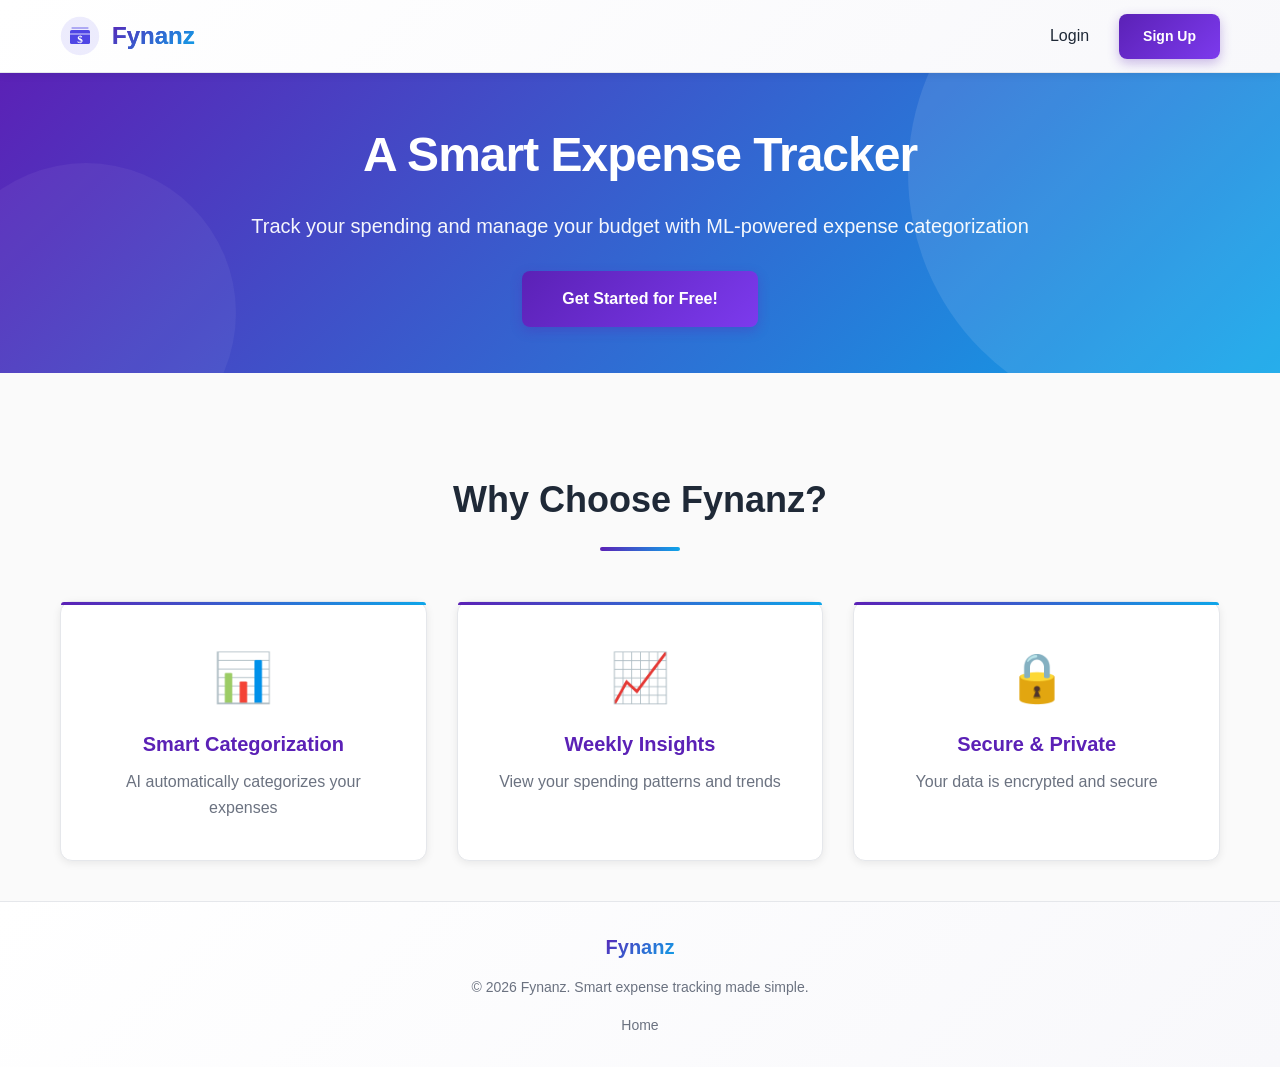
<file: src/frontend/index.html>
<!DOCTYPE html>
<html lang="en">
    <head>
        <meta charset="UTF-8" />
        <meta name="viewport" content="width=device-width, initial-scale=1.0" />
        <title>Fynanz - Smart Expense Tracker</title>
        <link rel="stylesheet" href="styles/styles.css" />
    </head>
    <body>
        <nav class="navbar">
            <div class="nav-container">
                <a href="index.html" class="nav-logo">
                    <img src="images/logo.svg" alt="Fynanz Logo" class="logo-img" />
                    <span class="logo-text">Fynanz</span>
                </a>
                <ul class="nav-menu">
                    <li><a href="login.html" class="nav-link">Login</a></li>
                    <li><a href="register.html" class="nav-link btn btn-primary">Sign Up</a></li>
                </ul>
            </div>
        </nav>

        <div class="home-hero">
            <div class="hero-content">
                <h1>A Smart Expense Tracker</h1>
                <p>Track your spending and manage your budget with ML-powered expense categorization</p>
                <a href="register.html" class="btn btn-primary btn-large">Get Started for Free!</a>
            </div>
        </div>

        <div class="container">
            <section class="features-section">
                <h2>Why Choose Fynanz?</h2>
                <div class="features-grid">
                    <div class="feature-card">
                        <div class="feature-icon">📊</div>
                        <h3>Smart Categorization</h3>
                        <p>AI automatically categorizes your expenses</p>
                    </div>
                    <div class="feature-card">
                        <div class="feature-icon">📈</div>
                        <h3>Weekly Insights</h3>
                        <p>View your spending patterns and trends</p>
                    </div>
                    <div class="feature-card">
                        <div class="feature-icon">🔒</div>
                        <h3>Secure & Private</h3>
                        <p>Your data is encrypted and secure</p>
                    </div>
                </div>
            </section>
        </div>

        <footer class="footer">
            <div class="footer-container">
                <div class="footer-content">
                    <div class="footer-logo">Fynanz</div>
                    <p class="footer-text">© 2026 Fynanz. Smart expense tracking made simple.</p>
                    <ul class="footer-links">
                        <li><a href="index.html">Home</a></li>
                    </ul>
                </div>
            </div>
        </footer>

        <script src="js/common.js"></script>
    </body>
</html>
</file>
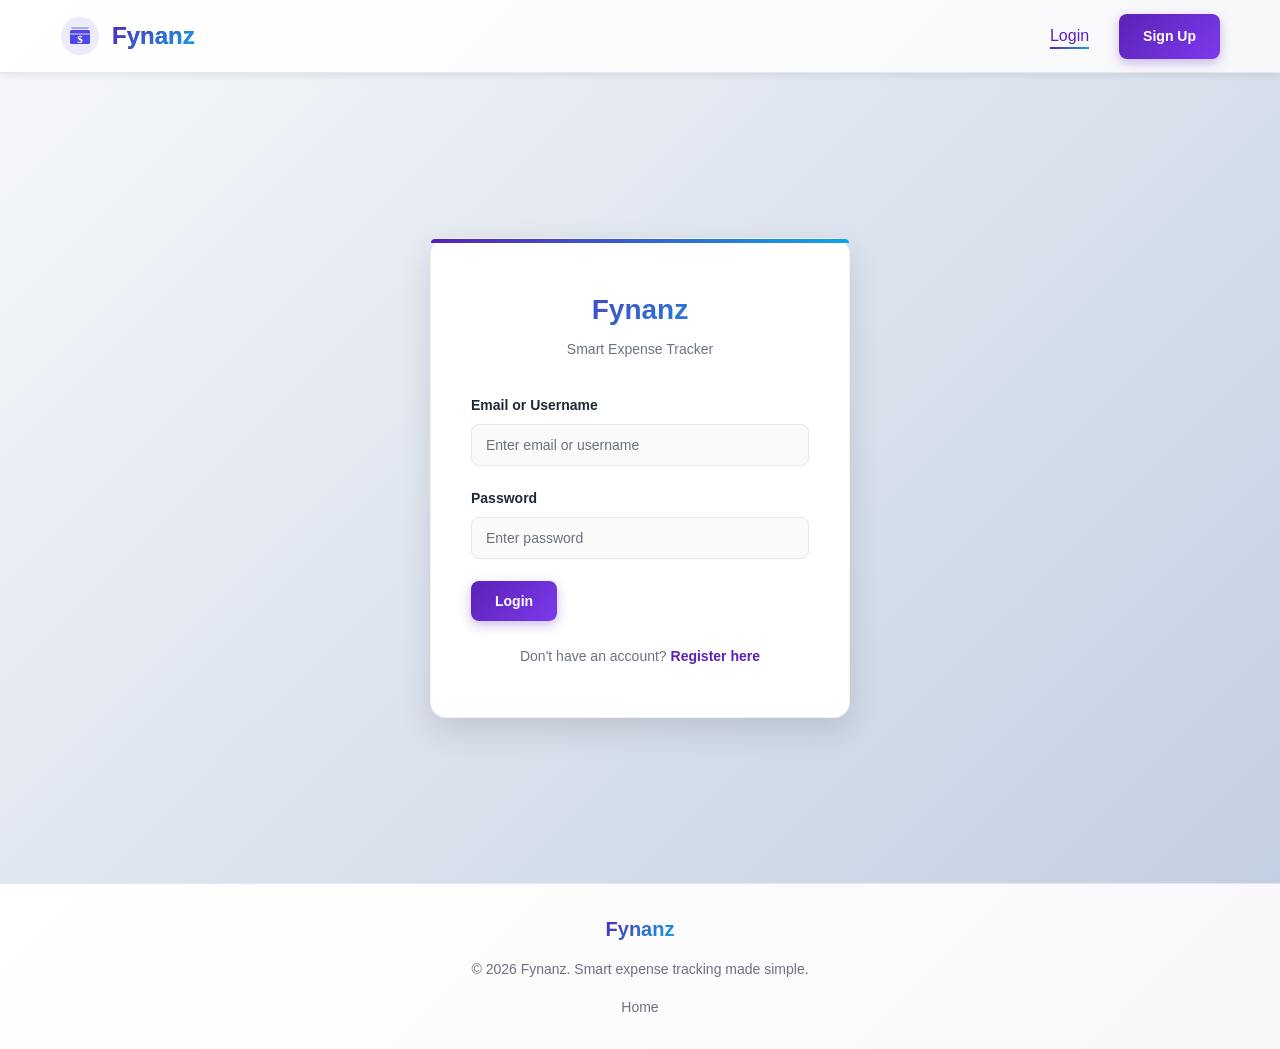
<file: src/frontend/login.html>
<!DOCTYPE html>
<html lang="en">
    <head>
        <meta charset="UTF-8" />
        <meta name="viewport" content="width=device-width, initial-scale=1.0" />
        <title>Fynanz - Login</title>
        <link rel="stylesheet" href="styles/styles.css" />
    </head>
    <body>
        <nav class="navbar">
            <div class="nav-container">
                <a href="index.html" class="nav-logo">
                    <img src="images/logo.svg" alt="Fynanz Logo" class="logo-img" />
                    <span class="logo-text">Fynanz</span>
                </a>
                <ul class="nav-menu">
                    <li><a href="login.html" class="nav-link active">Login</a></li>
                    <li><a href="register.html" class="nav-link btn btn-primary">Sign Up</a></li>
                </ul>
            </div>
        </nav>

        <div class="auth-container">
            <div class="auth-card">
                <h1>Fynanz</h1>
                <p class="subtitle">Smart Expense Tracker</p>

                <form id="loginForm">
                    <div class="form-group">
                        <label for="loginIdentity">Email or Username</label>
                        <input
                            type="text"
                            id="loginIdentity"
                            name="identity"
                            required
                            placeholder="Enter email or username" />
                    </div>

                    <div class="form-group">
                        <label for="loginPassword">Password</label>
                        <input
                            type="password"
                            id="loginPassword"
                            name="password"
                            required
                            placeholder="Enter password" />
                    </div>

                    <button type="submit" class="btn btn-primary">Login</button>
                </form>

                <p class="auth-switch">Don't have an account? <a href="register.html">Register here</a></p>
            </div>
        </div>

        <div id="alertBox" class="alert-box"></div>

        <footer class="footer">
            <div class="footer-container">
                <div class="footer-content">
                    <div class="footer-logo">Fynanz</div>
                    <p class="footer-text">© 2026 Fynanz. Smart expense tracking made simple.</p>
                    <ul class="footer-links">
                        <li><a href="index.html">Home</a></li>
                    </ul>
                </div>
            </div>
        </footer>

        <script src="js/common.js"></script>
        <script src="js/login.js"></script>
    </body>
</html>
</file>
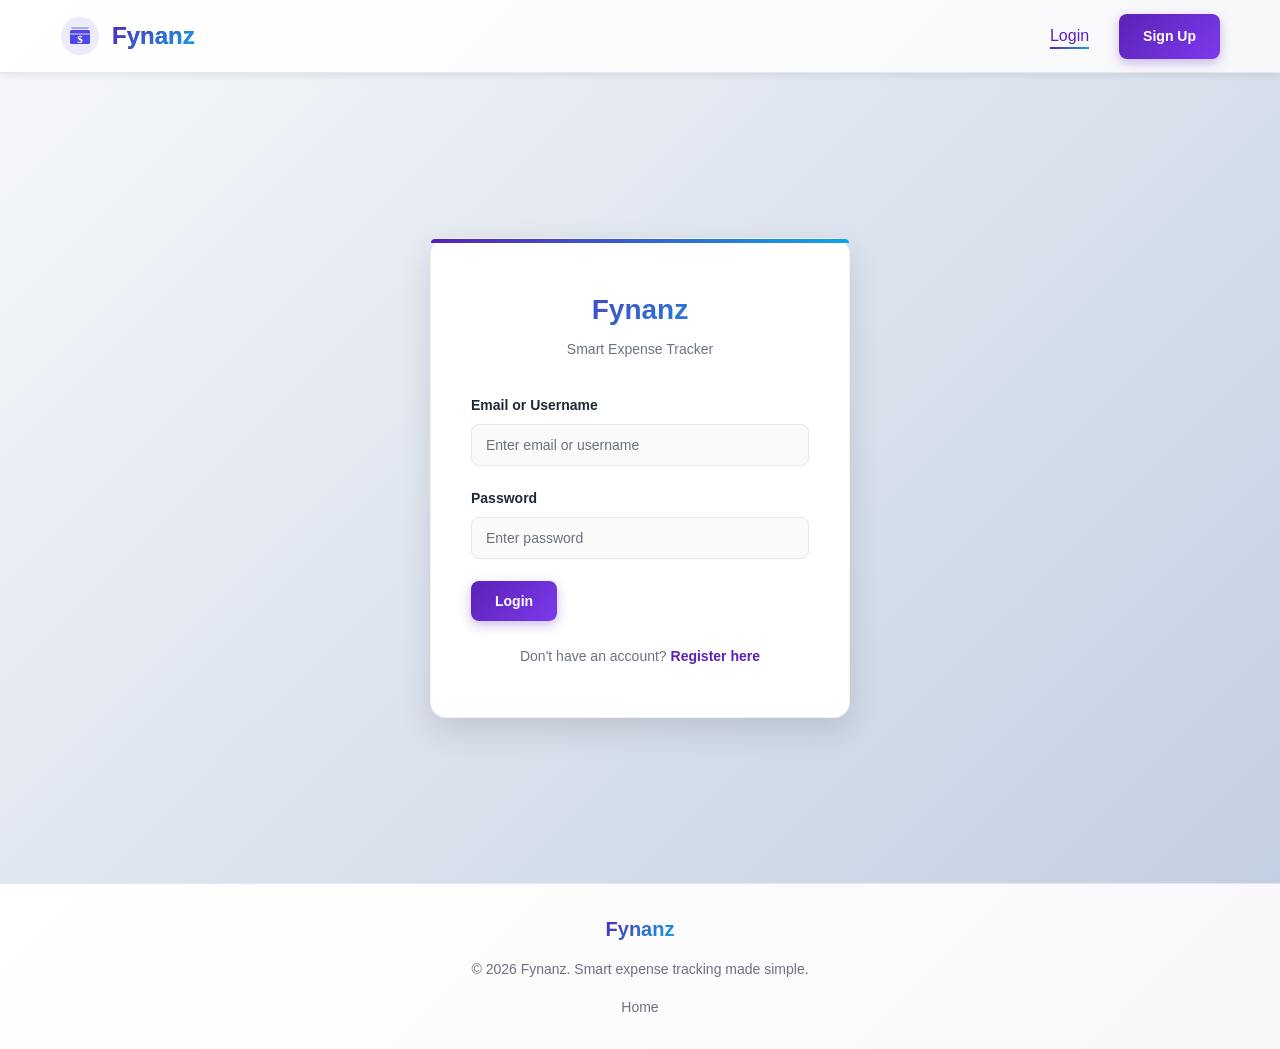
<file: src/frontend/profile.html>
<!DOCTYPE html>
<html lang="en">
    <head>
        <meta charset="UTF-8" />
        <meta name="viewport" content="width=device-width, initial-scale=1.0" />
        <title>Fynanz - Profile</title>
        <link rel="stylesheet" href="styles/styles.css" />
    </head>
    <body>
        <nav class="navbar">
            <div class="nav-container">
                <a href="dashboard.html" class="nav-logo">
                    <img src="images/logo.svg" alt="Fynanz Logo" class="logo-img" />
                    <span class="logo-text">Fynanz</span>
                </a>
                <ul class="nav-menu">
                    <li><a href="dashboard.html" class="nav-link">Dashboard</a></li>
                    <li><a href="profile.html" class="nav-link active">Profile</a></li>
                    <li><a href="#" id="logoutBtn" class="nav-link">Logout</a></li>
                </ul>
            </div>
        </nav>

        <div class="container">
            <section class="profile-section">
                <h2>My Profile</h2>
                <div class="profile-card">
                    <div class="profile-item">
                        <label>Username</label>
                        <p id="profileUsername">-</p>
                    </div>
                    <div class="profile-item">
                        <label>First Name</label>
                        <p id="profileFirstName">-</p>
                    </div>
                    <div class="profile-item">
                        <label>Last Name</label>
                        <p id="profileLastName">-</p>
                    </div>
                    <div class="profile-item">
                        <label>Email</label>
                        <p id="profileEmail">-</p>
                    </div>
                </div>
            </section>
        </div>

        <div id="alertBox" class="alert-box"></div>

        <footer class="footer">
            <div class="footer-container">
                <div class="footer-content">
                    <div class="footer-logo">Fynanz</div>
                    <p class="footer-text">© 2026 Fynanz. Smart expense tracking made simple.</p>
                    <ul class="footer-links">
                        <li><a href="index.html">Home</a></li>
                    </ul>
                </div>
            </div>
        </footer>

        <script src="js/common.js"></script>
        <script src="js/profile.js"></script>
    </body>
</html>
</file>
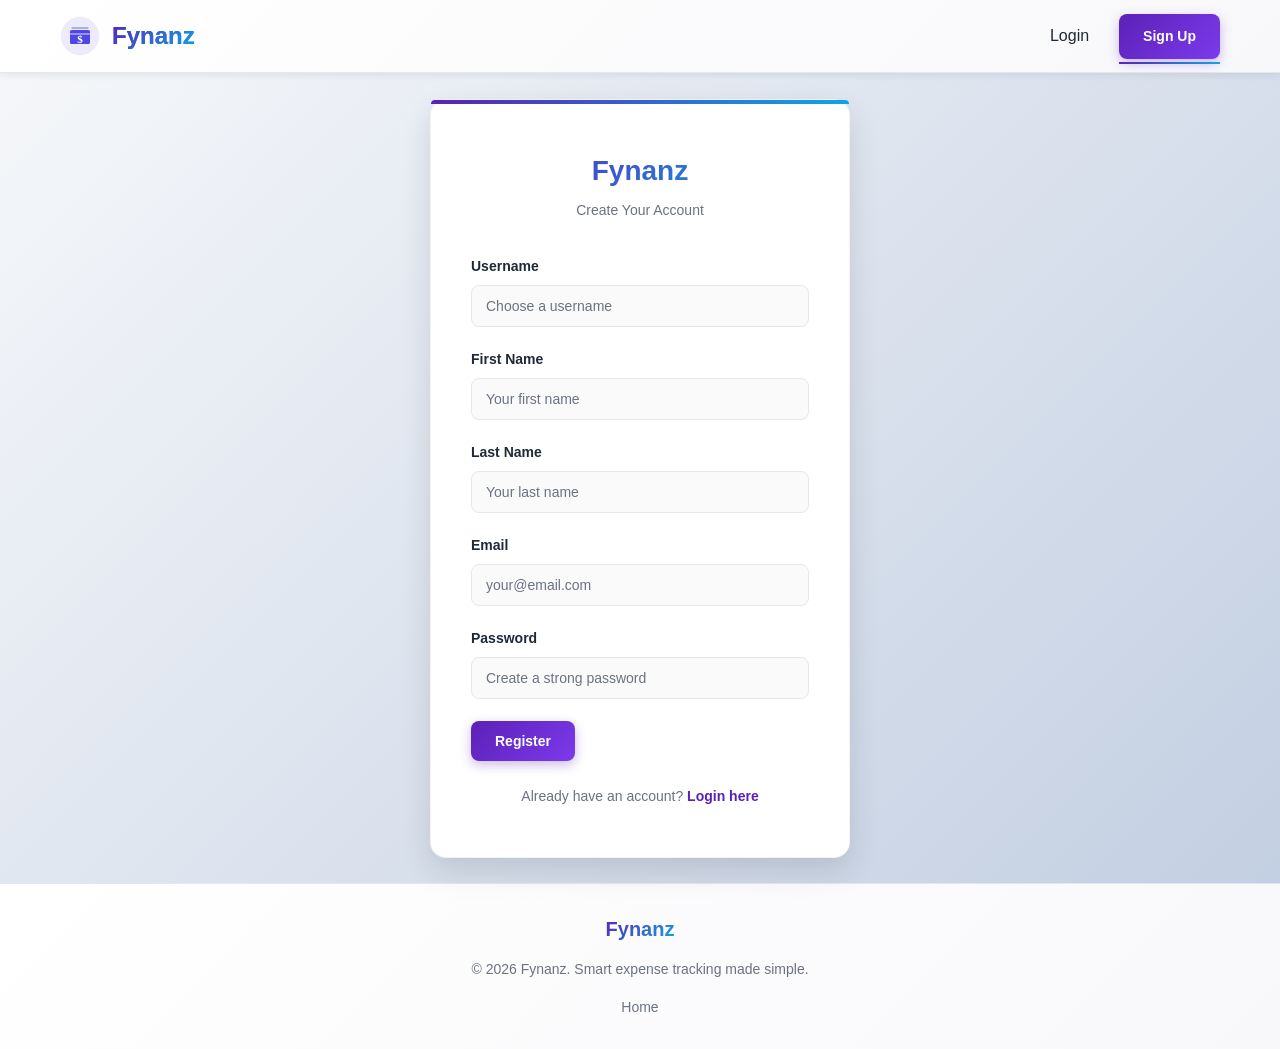
<file: src/frontend/register.html>
<!DOCTYPE html>
<html lang="en">
    <head>
        <meta charset="UTF-8" />
        <meta name="viewport" content="width=device-width, initial-scale=1.0" />
        <title>Fynanz - Register</title>
        <link rel="stylesheet" href="styles/styles.css" />
    </head>
    <body>
        <nav class="navbar">
            <div class="nav-container">
                <a href="index.html" class="nav-logo">
                    <img src="images/logo.svg" alt="Fynanz Logo" class="logo-img" />
                    <span class="logo-text">Fynanz</span>
                </a>
                <ul class="nav-menu">
                    <li><a href="login.html" class="nav-link">Login</a></li>
                    <li><a href="register.html" class="nav-link btn btn-primary active">Sign Up</a></li>
                </ul>
            </div>
        </nav>

        <div class="auth-container">
            <div class="auth-card">
                <h1>Fynanz</h1>
                <p class="subtitle">Create Your Account</p>

                <form id="registerForm">
                    <div class="form-group">
                        <label for="username">Username</label>
                        <input type="text" id="username" name="username" required placeholder="Choose a username" />
                    </div>

                    <div class="form-group">
                        <label for="firstName">First Name</label>
                        <input type="text" id="firstName" name="first_name" required placeholder="Your first name" />
                    </div>

                    <div class="form-group">
                        <label for="lastName">Last Name</label>
                        <input type="text" id="lastName" name="last_name" required placeholder="Your last name" />
                    </div>

                    <div class="form-group">
                        <label for="email">Email</label>
                        <input type="email" id="email" name="email" required placeholder="your@email.com" />
                    </div>

                    <div class="form-group">
                        <label for="registerPassword">Password</label>
                        <input
                            type="password"
                            id="registerPassword"
                            name="password"
                            required
                            placeholder="Create a strong password" />
                    </div>

                    <button type="submit" class="btn btn-primary">Register</button>
                </form>

                <p class="auth-switch">Already have an account? <a href="login.html">Login here</a></p>
            </div>
        </div>

        <div id="alertBox" class="alert-box"></div>

        <footer class="footer">
            <div class="footer-container">
                <div class="footer-content">
                    <div class="footer-logo">Fynanz</div>
                    <p class="footer-text">© 2026 Fynanz. Smart expense tracking made simple.</p>
                    <ul class="footer-links">
                        <li><a href="index.html">Home</a></li>
                    </ul>
                </div>
            </div>
        </footer>

        <script src="js/common.js"></script>
        <script src="js/register.js"></script>
    </body>
</html>
</file>
<file: src/frontend/styles/styles.css>
/* ----- GLOBAL STYLES ----- */

/* The below '*' selector is required for proper sizing of the elements */
* {
    margin: 0;
    padding: 0;
    box-sizing: border-box;
}

/* Using CSS variables for consistent theming across the webpages of our website */
:root {
    --primary-color: #5b21b6;
    --primary-dark: #4c1d95;
    --secondary-color: #0ea5e9;
    --success-color: #10b981;
    --danger-color: #ef4444;
    --warning-color: #f59e0b;
    --light-bg: #fafafa;
    --light-text: #6b7280;
    --dark-text: #1f2937;
    --border-color: #e5e7eb;
    --shadow: 0 2px 8px rgba(0, 0, 0, 0.08);
    --shadow-lg: 0 12px 32px rgba(0, 0, 0, 0.12);
    --shadow-md: 0 4px 16px rgba(0, 0, 0, 0.1);
}

html,
body {
    height: 100%;
    font-family: -apple-system, BlinkMacSystemFont, "Segoe UI", Roboto, "Helvetica Neue", sans-serif;
    background-color: var(--light-bg);
    color: var(--dark-text);
    line-height: 1.5;
}

body {
    display: flex;
    flex-direction: column;
    scroll-behavior: smooth;
}

/* ----- NAVBAR ----- */

.navbar {
    background: linear-gradient(135deg, #ffffff 0%, #f8f8fb 100%);
    border-bottom: 1px solid var(--border-color);
    position: sticky;
    top: 0;
    z-index: 100;
    box-shadow: var(--shadow);
}

.nav-container {
    max-width: 1200px;
    margin: 0 auto;
    padding: 0 20px;
    display: flex;
    justify-content: space-between;
    align-items: center;
    height: 72px;
}

.nav-logo {
    font-size: 24px;
    font-weight: 700;
    text-decoration: none;
    background: linear-gradient(135deg, var(--primary-color), var(--secondary-color));
    -webkit-background-clip: text;
    -webkit-text-fill-color: transparent;
    background-clip: text;
    display: flex;
    align-items: center;
    gap: 12px;
}

.logo-img {
    height: 40px;
    width: 40px;
    flex-shrink: 0;
}

.logo-text {
    background: linear-gradient(135deg, var(--primary-color), var(--secondary-color));
    -webkit-background-clip: text;
    -webkit-text-fill-color: transparent;
    background-clip: text;
}

.nav-menu {
    display: flex;
    list-style: none;
    gap: 30px;
    align-items: center;
}

.nav-link {
    text-decoration: none;
    color: var(--dark-text);
    font-weight: 500;
    transition: all 0.3s ease;
    position: relative;
}

.nav-link:hover {
    color: var(--primary-color);
}

.nav-link.btn-primary:hover {
    color: white;
}

.nav-link.active {
    color: var(--primary-color);
}

.nav-link.btn-primary.active {
    color: white;
}

.nav-link.active::after {
    content: "";
    position: absolute;
    bottom: -5px;
    left: 0;
    right: 0;
    height: 2px;
    background: linear-gradient(90deg, var(--primary-color), var(--secondary-color));
}

/* ----- BUTTONS ----- */

.btn {
    padding: 12px 24px;
    border: none;
    border-radius: 8px;
    font-size: 14px;
    font-weight: 600;
    cursor: pointer;
    transition: all 0.3s ease;
    text-decoration: none;
    display: inline-block;
}

.btn-primary {
    background: linear-gradient(135deg, var(--primary-color), #7c3aed);
    color: white;
    box-shadow: 0 4px 12px rgba(91, 33, 182, 0.3);
}

.btn-primary:hover {
    transform: translateY(-2px);
    box-shadow: 0 8px 20px rgba(91, 33, 182, 0.4);
}

.btn-large {
    padding: 16px 40px;
    font-size: 16px;
    transition: all 0.3s ease;
}

/* -----   ALERTS ----- */

.alert-box {
    position: fixed;
    top: 20px;
    right: 20px;
    z-index: 1000;
    max-width: 300px;
}

.alert {
    padding: 16px;
    border-radius: 8px;
    margin-bottom: 10px;
    box-shadow: var(--shadow-lg);
    animation: slideIn 0.3s ease;
    font-weight: 500;
}

.alert-success {
    background: linear-gradient(135deg, var(--success-color), #059669);
    color: white;
}

.alert-error {
    background: linear-gradient(135deg, var(--danger-color), #dc2626);
    color: white;
}

.alert-info {
    background: linear-gradient(135deg, var(--primary-color), var(--secondary-color));
    color: white;
}

@keyframes slideIn {
    from {
        transform: translateX(400px);
        opacity: 0;
    }
    to {
        transform: translateX(0);
        opacity: 1;
    }
}

/* ----- CONTAINER ------ */

.container {
    flex: 1;
    max-width: 1200px;
    margin: 0 auto;
    padding: 40px 20px;
    width: 100%;
}

/* ----- HOME PAGE ----- */

.home-hero {
    background: linear-gradient(135deg, var(--primary-color) 0%, var(--secondary-color) 100%);
    color: white;
    padding: 140px 20px 140px;
    min-height: 300px;
    text-align: center;
    position: relative;
    overflow: hidden;
    display: flex;
    align-items: center;
    justify-content: center;
}

.home-hero::before {
    content: "";
    position: absolute;
    top: -50%;
    right: -10%;
    width: 500px;
    height: 500px;
    background: rgba(255, 255, 255, 0.1);
    border-radius: 50%;
}

.home-hero::after {
    content: "";
    position: absolute;
    bottom: -30%;
    left: -5%;
    width: 300px;
    height: 300px;
    background: rgba(255, 255, 255, 0.05);
    border-radius: 50%;
}

.hero-content {
    position: relative;
    z-index: 1;
}

.hero-content h1 {
    font-size: 48px;
    margin-bottom: 20px;
    font-weight: 700;
    letter-spacing: -1px;
}

.hero-content p {
    font-size: 20px;
    margin-bottom: 30px;
    opacity: 0.95;
}

.features-section {
    margin-top: 60px;
}

.features-section h2 {
    text-align: center;
    margin-bottom: 50px;
    font-size: 36px;
    color: var(--dark-text);
    font-weight: 700;
    position: relative;
}

.features-section h2::after {
    content: "";
    display: block;
    width: 80px;
    height: 4px;
    background: linear-gradient(90deg, var(--primary-color), var(--secondary-color));
    margin: 20px auto 0;
    border-radius: 2px;
}

.features-grid {
    display: grid;
    grid-template-columns: repeat(auto-fit, minmax(300px, 1fr));
    gap: 30px;
}

.feature-card {
    background: white;
    padding: 40px 30px;
    border-radius: 12px;
    box-shadow: var(--shadow);
    text-align: center;
    transition: all 0.3s ease;
    position: relative;
    border: 1px solid var(--border-color);
}

.feature-card::before {
    content: "";
    position: absolute;
    top: 0;
    left: 0;
    right: 0;
    height: 3px;
    background: linear-gradient(90deg, var(--primary-color), var(--secondary-color));
    border-radius: 12px 12px 0 0;
}

.feature-card:hover {
    transform: translateY(-8px);
    box-shadow: var(--shadow-lg);
}

.feature-icon {
    font-size: 48px;
    margin-bottom: 15px;
}

.feature-card h3 {
    margin-bottom: 10px;
    color: var(--primary-color);
    font-size: 20px;
}

.feature-card p {
    color: var(--light-text);
    line-height: 1.6;
}

/* ----- AUTH PAGES ----- */

.auth-container {
    display: flex;
    justify-content: center;
    align-items: center;
    min-height: 90vh;
    padding: 20px;
    background: linear-gradient(135deg, #f5f7fa 0%, #c3cfe2 100%);
}

.auth-card {
    background: white;
    padding: 50px 40px;
    border-radius: 16px;
    box-shadow: var(--shadow-lg);
    width: 100%;
    max-width: 420px;
    position: relative;
    border: 1px solid rgba(0, 0, 0, 0.05);
}

.auth-card::before {
    content: "";
    position: absolute;
    top: 0;
    left: 0;
    right: 0;
    height: 4px;
    background: linear-gradient(90deg, var(--primary-color), var(--secondary-color));
    border-radius: 16px 16px 0 0;
}

.auth-card h1 {
    text-align: center;
    margin-bottom: 8px;
    background: linear-gradient(135deg, var(--primary-color), var(--secondary-color));
    -webkit-background-clip: text;
    -webkit-text-fill-color: transparent;
    background-clip: text;
    font-size: 28px;
}

.subtitle {
    text-align: center;
    color: var(--light-text);
    margin-bottom: 35px;
    font-size: 14px;
    font-weight: 500;
}

.form-group {
    margin-bottom: 22px;
}

.form-group label {
    display: block;
    margin-bottom: 8px;
    font-weight: 600;
    color: var(--dark-text);
    font-size: 14px;
}

.form-group input,
.form-group select {
    width: 100%;
    padding: 12px 14px;
    border: 1px solid var(--border-color);
    border-radius: 8px;
    font-size: 14px;
    transition: all 0.3s ease;
    background: #fafafa;
    color: var(--dark-text);
}

.form-group input::placeholder {
    color: var(--light-text);
}

.form-group input:focus,
.form-group select:focus {
    outline: none;
    border-color: var(--primary-color);
    background: white;
    box-shadow: 0 0 0 3px rgba(91, 33, 182, 0.1);
}

.form-row {
    display: grid;
    grid-template-columns: 1fr 1fr;
    gap: 15px;
}

.auth-switch {
    text-align: center;
    margin-top: 25px;
    color: var(--light-text);
    font-size: 14px;
}

.auth-switch a {
    color: var(--primary-color);
    text-decoration: none;
    font-weight: 600;
    transition: color 0.3s ease;
}

.auth-switch a:hover {
    color: var(--secondary-color);
}

/* ----- DASHBOARD ----- */

.add-expense-section {
    background: white;
    padding: 35px;
    border-radius: 12px;
    box-shadow: var(--shadow);
    margin-bottom: 30px;
    border: 1px solid var(--border-color);
}

.add-expense-section h2 {
    margin-bottom: 25px;
    color: var(--dark-text);
    font-size: 22px;
    display: flex;
    align-items: center;
}

.add-expense-section h2::before {
    content: "";
    width: 4px;
    height: 24px;
    background: linear-gradient(180deg, var(--primary-color), var(--secondary-color));
    border-radius: 2px;
    margin-right: 12px;
}

.stats-section {
    margin-bottom: 30px;
}

.stats-section h2 {
    margin-bottom: 20px;
    color: var(--primary-color);
}

.stats-grid {
    display: grid;
    grid-template-columns: repeat(auto-fit, minmax(200px, 1fr));
    gap: 20px;
}

.stat-card {
    background: linear-gradient(135deg, rgba(91, 33, 182, 0.05), rgba(14, 165, 233, 0.05));
    padding: 30px;
    border-radius: 12px;
    box-shadow: var(--shadow);
    text-align: center;
    border: 1px solid var(--border-color);
    transition: all 0.3s ease;
    animation: fadeInUp 0.6s ease-out;
}

@keyframes fadeInUp {
    from {
        opacity: 0;
        transform: translateY(20px);
    }
    to {
        opacity: 1;
        transform: translateY(0);
    }
}

.stat-card:hover {
    transform: translateY(-4px);
    box-shadow: var(--shadow-md);
}

.stat-label {
    color: var(--light-text);
    font-weight: 500;
    margin-bottom: 12px;
    font-size: 14px;
}

.stat-value {
    font-size: 32px;
    font-weight: 700;
    background: linear-gradient(135deg, var(--primary-color), var(--secondary-color));
    -webkit-background-clip: text;
    -webkit-text-fill-color: transparent;
    background-clip: text;
}

.transactions-section {
    background: white;
    padding: 30px;
    border-radius: 12px;
    box-shadow: var(--shadow);
    border: 1px solid var(--border-color);
}

.transactions-section h2 {
    margin-bottom: 20px;
    color: var(--dark-text);
    font-size: 22px;
    display: flex;
    align-items: center;
}

.transactions-section h2::before {
    content: "";
    width: 4px;
    height: 24px;
    background: linear-gradient(180deg, var(--primary-color), var(--secondary-color));
    border-radius: 2px;
    margin-right: 12px;
}

.transactions-list {
    display: flex;
    flex-direction: column;
    gap: 12px;
}

.transaction-item {
    display: flex;
    justify-content: space-between;
    align-items: center;
    padding: 16px;
    border: 1px solid var(--border-color);
    border-radius: 8px;
    transition: all 0.3s ease;
    background: #fafafa;
}

.transaction-item:hover {
    background: white;
    box-shadow: var(--shadow);
    border-color: var(--primary-color);
}

.transaction-info {
    flex: 1;
}

.transaction-description {
    font-weight: 600;
    margin-bottom: 6px;
    color: var(--dark-text);
}

.transaction-category {
    font-size: 12px;
    color: white;
    background: linear-gradient(135deg, var(--primary-color), var(--secondary-color));
    padding: 4px 12px;
    border-radius: 20px;
    display: inline-block;
    margin-bottom: 5px;
    font-weight: 500;
}

.transaction-date {
    font-size: 12px;
    color: var(--light-text);
}

.transaction-amount {
    font-size: 18px;
    font-weight: 700;
    background: linear-gradient(135deg, var(--success-color), #059669);
    -webkit-background-clip: text;
    -webkit-text-fill-color: transparent;
    background-clip: text;
    text-align: right;
}

.loading {
    text-align: center;
    color: var(--light-text);
    padding: 20px;
}

/* ----- Profile Page ----- */

.profile-section {
    margin-bottom: 30px;
}

.profile-section h2 {
    margin-bottom: 20px;
    color: var(--dark-text);
    font-size: 22px;
    display: flex;
    align-items: center;
}

.profile-section h2::before {
    content: "";
    width: 4px;
    height: 24px;
    background: linear-gradient(180deg, var(--primary-color), var(--secondary-color));
    border-radius: 2px;
    margin-right: 12px;
}

.profile-card {
    background: white;
    padding: 35px;
    border-radius: 12px;
    box-shadow: var(--shadow);
    border: 1px solid var(--border-color);
}

.profile-item {
    margin-bottom: 24px;
    padding-bottom: 24px;
    border-bottom: 1px solid var(--border-color);
}

.profile-item:last-child {
    border-bottom: none;
    margin-bottom: 0;
}

.profile-item label {
    display: block;
    font-weight: 600;
    color: var(--primary-color);
    margin-bottom: 8px;
    font-size: 14px;
}

.profile-item p {
    color: var(--dark-text);
    font-size: 16px;
}

/* ----- RESPONSIVE DESIGN ----- */

@media (max-width: 768px) {
    .nav-menu {
        gap: 15px;
        font-size: 14px;
    }

    .btn {
        padding: 10px 16px;
        font-size: 12px;
    }

    .container {
        padding: 20px 15px;
    }

    .hero-content h1 {
        font-size: 32px;
    }

    .hero-content p {
        font-size: 16px;
    }

    .features-grid {
        grid-template-columns: 1fr;
    }

    .features-section h2 {
        font-size: 28px;
    }

    .auth-card {
        padding: 30px 20px;
    }

    .form-row {
        grid-template-columns: 1fr;
    }

    .stats-grid {
        grid-template-columns: 1fr;
    }

    .transaction-item {
        flex-direction: column;
        align-items: flex-start;
    }

    .transaction-amount {
        margin-top: 10px;
        text-align: left;
    }

    .add-expense-section,
    .transactions-section,
    .profile-card,
    .predictions-section {
        padding: 20px;
    }

    .stat-card {
        padding: 20px;
    }

    .stat-value {
        font-size: 28px;
    }
}

@media (max-width: 480px) {
    .nav-menu {
        gap: 10px;
    }

    .nav-logo {
        font-size: 18px;
    }

    .hero-content h1 {
        font-size: 24px;
    }

    .features-section h2 {
        font-size: 24px;
    }

    .btn-large {
        width: 100%;
        text-align: center;
    }

    .auth-card {
        padding: 20px;
    }

    .add-expense-section,
    .transactions-section,
    .profile-card,
    .predictions-section {
        padding: 16px;
    }

    .stat-card {
        padding: 16px;
    }

    .stat-value {
        font-size: 24px;
    }
}

/* ----- Period Tabs ----- */

.tab-container {
    display: flex;
    gap: 10px;
    margin-bottom: 25px;
    border-bottom: 2px solid var(--border-color);
    padding-bottom: 15px;
}

.tab-btn {
    padding: 10px 20px;
    background: white;
    border: 2px solid var(--border-color);
    font-size: 16px;
    font-weight: 500;
    color: #374151;
    cursor: pointer;
    transition: all 0.3s ease;
    border-radius: 8px;
}

.tab-btn:hover {
    color: var(--primary-color);
    border-color: var(--primary-color);
    background: #f8f9fa;
}

.tab-btn.active {
    color: var(--primary-color);
    background: linear-gradient(135deg, rgba(91, 33, 182, 0.1), rgba(14, 165, 233, 0.1));
    border-color: var(--primary-color);
}

/* ----- Charts Section ----- */

.charts-section {
    display: grid;
    grid-template-columns: repeat(auto-fit, minmax(350px, 1fr));
    gap: 30px;
    margin-bottom: 40px;
}

.chart-container {
    background: white;
    padding: 30px;
    border-radius: 12px;
    box-shadow: var(--shadow);
    min-height: 350px;
    border: 1px solid var(--border-color);
    transition: all 0.3s ease;
}

.chart-container:hover {
    box-shadow: var(--shadow-md);
}

.chart-container h3 {
    margin: 0 0 20px 0;
    color: var(--dark-text);
    font-size: 18px;
    font-weight: 600;
}

.chart-container canvas {
    max-height: 280px;
}

/* -----   Transactions Table ----- */

.transactions-header {
    display: flex;
    justify-content: space-between;
    align-items: center;
    margin-bottom: 25px;
}

.filter-group {
    display: flex;
    align-items: center;
    gap: 10px;
    flex-wrap: wrap;
}

.search-input {
    padding: 10px 12px;
    border: 2px solid var(--border-color);
    border-radius: 8px;
    font-size: 14px;
    min-width: 200px;
    transition: all 0.3s ease;
    background: white;
    color: var(--dark-text);
}

.search-input:focus {
    outline: none;
    border-color: var(--primary-color);
    box-shadow: 0 0 0 3px rgba(91, 33, 182, 0.1);
}

.filter-group label {
    font-weight: 600;
    color: #374151;
    font-size: 14px;
}

.filter-group select {
    padding: 10px 12px;
    border: 2px solid var(--border-color);
    border-radius: 8px;
    font-size: 14px;
    cursor: pointer;
    background: white;
    transition: all 0.3s ease;
    color: #374151;
}

.filter-group select:hover {
    border-color: var(--primary-color);
}

.filter-group select:focus {
    outline: none;
    border-color: var(--primary-color);
    box-shadow: 0 0 0 3px rgba(91, 33, 182, 0.1);
}

.table-container {
    background: white;
    border-radius: 12px;
    box-shadow: var(--shadow);
    overflow: hidden;
    border: 1px solid var(--border-color);
}

#transactionsTable {
    width: 100%;
    border-collapse: collapse;
}

#transactionsTable thead {
    background: linear-gradient(135deg, rgba(91, 33, 182, 0.03), rgba(14, 165, 233, 0.03));
    border-bottom: 2px solid var(--border-color);
}

#transactionsTable th {
    padding: 16px;
    text-align: left;
    font-weight: 600;
    color: var(--dark-text);
    font-size: 14px;
    cursor: pointer;
    user-select: none;
    position: relative;
}

#transactionsTable th:hover {
    background: rgba(91, 33, 182, 0.05);
}

#transactionsTable th.sortable::after {
    content: " ↕";
    opacity: 0.5;
    font-size: 12px;
}

#transactionsTable th.sort-asc::after {
    content: " ↑";
    opacity: 1;
}

#transactionsTable th.sort-desc::after {
    content: " ↓";
    opacity: 1;
}

#transactionsTable tbody tr {
    border-bottom: 1px solid var(--border-color);
    transition: background 0.2s ease;
}

#transactionsTable tbody tr:hover {
    background: #fafafa;
}

#transactionsTable td {
    padding: 16px;
    color: var(--dark-text);
    font-size: 14px;
}

.category-tag {
    display: inline-block;
    padding: 4px 12px;
    background: linear-gradient(135deg, rgba(91, 33, 182, 0.1), rgba(14, 165, 233, 0.1));
    border: 1px solid rgba(91, 33, 182, 0.2);
    border-radius: 20px;
    font-size: 13px;
    font-weight: 500;
    color: var(--primary-color);
}

.amount-cell {
    font-weight: 600;
    color: var(--success-color);
    text-align: right;
}

.loading {
    text-align: center;
    padding: 40px 20px;
    color: var(--light-text);
    font-style: italic;
}

/* ----- Summary Section ----- */

.summary-section {
    margin-bottom: 40px;
}

/* ----- Mobile Responsive ----- */

@media (max-width: 768px) {
    .charts-section {
        grid-template-columns: 1fr;
    }

    .transactions-header {
        flex-direction: column;
        align-items: flex-start;
        gap: 15px;
    }

    .filter-group {
        width: 100%;
    }

    .filter-group select {
        flex: 1;
    }

    .tab-container {
        overflow-x: auto;
    }

    .table-container {
        overflow-x: auto;
    }

    #transactionsTable {
        min-width: 600px;
    }
}

/* -----   Predictions Section ----- */

.predictions-section {
    background: white;
    padding: 30px;
    border-radius: 12px;
    box-shadow: 0 2px 8px rgba(0, 0, 0, 0.1);
    margin-bottom: 40px;
}

.predictions-header {
    display: flex;
    justify-content: space-between;
    align-items: center;
    margin-bottom: 25px;
}

.predictions-header h2 {
    margin: 0;
    color: var(--text-dark);
}

.predictions-content {
    min-height: 100px;
}

.predictions-info {
    text-align: center;
    color: var(--text-light);
    padding: 40px 0;
    font-size: 16px;
}

.predictions-error {
    text-align: center;
    padding: 30px;
    background: #fff3cd;
    border-radius: 8px;
    border: 1px solid #ffc107;
}

.predictions-error p {
    margin: 10px 0;
    color: #856404;
}

.predictions-hint {
    font-size: 14px;
    opacity: 0.8;
}

.predictions-summary {
    display: grid;
    grid-template-columns: repeat(auto-fit, minmax(200px, 1fr));
    gap: 20px;
    margin-bottom: 30px;
}

.prediction-card {
    background: linear-gradient(135deg, #667eea 0%, #764ba2 100%);
    padding: 25px;
    border-radius: 12px;
    color: white;
    box-shadow: 0 4px 12px rgba(102, 126, 234, 0.3);
}

.prediction-label {
    font-size: 14px;
    opacity: 0.9;
    margin-bottom: 10px;
}

.prediction-value {
    font-size: 28px;
    font-weight: bold;
    margin: 0;
}

.prediction-value.accuracy-good {
    color: #4caf50;
}

.prediction-value.accuracy-medium {
    color: #ff9800;
}

.prediction-value.accuracy-low {
    color: #f44336;
}

.prediction-card.model-accuracy-card {
    background: white;
    color: var(--dark-text);
    box-shadow: 0 2px 8px rgba(0, 0, 0, 0.1);
    border: 2px solid var(--primary-color);
}

.predictions-details {
    margin-top: 30px;
}

.predictions-details h3 {
    color: var(--text-dark);
    margin-bottom: 15px;
}

.predictions-table {
    overflow-x: auto;
}

.predictions-table table {
    width: 100%;
    border-collapse: collapse;
}

.predictions-table thead {
    background: linear-gradient(135deg, rgba(91, 33, 182, 0.03), rgba(14, 165, 233, 0.03));
}

.predictions-table th {
    padding: 12px;
    text-align: center;
    color: var(--primary-color);
    font-weight: 600;
    border-bottom: 2px solid var(--border-color);
    font-size: 14px;
}

.predictions-table td {
    padding: 12px;
    border-bottom: 1px solid var(--border-color);
    font-size: 14px;
    text-align: center;
}

.predictions-table tbody tr:hover {
    background: #fafafa;
}

.predictions-note {
    margin-top: 20px;
    padding: 15px;
    background: #dbeafe;
    border-radius: 8px;
    color: #1e40af;
    font-size: 14px;
    border-left: 4px solid var(--secondary-color);
}

@media (max-width: 768px) {
    .predictions-header {
        flex-direction: column;
        gap: 15px;
    }

    .predictions-header h2 {
        font-size: 20px;
    }

    .predictions-summary {
        grid-template-columns: 1fr;
    }

    .prediction-card {
        padding: 20px;
    }

    .prediction-value {
        font-size: 24px;
    }

    .predictions-table table {
        min-width: 400px;
    }
}

/* ===========================
   FOOTER
   =========================== */

.footer {
    background: linear-gradient(135deg, #ffffff 0%, #f8f8fb 100%);
    border-top: 1px solid var(--border-color);
    padding: 30px 0;
    margin-top: auto;
}

.footer-container {
    max-width: 1200px;
    margin: 0 auto;
    padding: 0 20px;
    text-align: center;
}

.footer-content {
    display: flex;
    flex-direction: column;
    gap: 15px;
    align-items: center;
}

.footer-logo {
    font-size: 20px;
    font-weight: 700;
    background: linear-gradient(135deg, var(--primary-color), var(--secondary-color));
    -webkit-background-clip: text;
    -webkit-text-fill-color: transparent;
    background-clip: text;
}

.footer-text {
    color: var(--light-text);
    font-size: 14px;
}

.footer-links {
    display: flex;
    gap: 20px;
    list-style: none;
    flex-wrap: wrap;
    justify-content: center;
}

.footer-links a {
    color: var(--light-text);
    text-decoration: none;
    font-size: 14px;
    transition: color 0.3s ease;
}

.footer-links a:hover {
    color: var(--primary-color);
}

@media (max-width: 768px) {
    .footer {
        padding: 20px 0;
    }

    .footer-links {
        gap: 15px;
    }
}

/* ===========================
   WELCOME SECTION
   =========================== */

.welcome-section {
    background: linear-gradient(135deg, #667eea 0%, #764ba2 100%);
    padding: 40px;
    border-radius: 16px;
    box-shadow: 0 8px 32px rgba(102, 126, 234, 0.3);
    margin-bottom: 30px;
    display: flex;
    justify-content: space-between;
    align-items: center;
    color: white;
    animation: fadeInUp 0.6s ease-out;
}

.welcome-content h1 {
    font-size: 36px;
    font-weight: 700;
    margin-bottom: 8px;
    text-shadow: 0 2px 10px rgba(0, 0, 0, 0.1);
}

.welcome-content p {
    font-size: 16px;
    opacity: 0.95;
}

.streak-badges-container {
    display: flex;
    gap: 20px;
}

.streak-card,
.badges-preview {
    background: rgba(255, 255, 255, 0.15);
    backdrop-filter: blur(10px);
    padding: 20px 30px;
    border-radius: 12px;
    display: flex;
    align-items: center;
    gap: 15px;
    border: 1px solid rgba(255, 255, 255, 0.2);
    transition: all 0.3s ease;
    cursor: pointer;
}

.streak-card:hover,
.badges-preview:hover {
    background: rgba(255, 255, 255, 0.25);
    transform: translateY(-2px);
    box-shadow: 0 4px 20px rgba(0, 0, 0, 0.15);
}

.streak-icon,
.badges-icon {
    font-size: 32px;
    line-height: 1;
}

.streak-info,
.badges-info {
    display: flex;
    flex-direction: column;
    gap: 4px;
}

.streak-count,
.badges-count {
    font-size: 28px;
    font-weight: 700;
    line-height: 1;
}

.streak-label,
.badges-label {
    font-size: 13px;
    opacity: 0.9;
    font-weight: 500;
}

/* ===========================
   BADGES SECTION
   =========================== */

.badges-section {
    background: white;
    padding: 30px;
    border-radius: 12px;
    box-shadow: var(--shadow);
    border: 1px solid var(--border-color);
    margin-bottom: 30px;
    animation: fadeInUp 0.6s ease-out;
}

.badges-section h2 {
    margin-bottom: 25px;
    color: var(--dark-text);
    font-size: 24px;
}

.badges-grid {
    display: grid;
    grid-template-columns: repeat(auto-fill, minmax(220px, 1fr));
    gap: 20px;
}

.badge-card {
    background: linear-gradient(135deg, #f8f9fa 0%, #ffffff 100%);
    border: 2px solid var(--border-color);
    border-radius: 12px;
    padding: 20px;
    text-align: center;
    transition: all 0.3s ease;
    position: relative;
    overflow: hidden;
}

.badge-card::before {
    content: "";
    position: absolute;
    top: 0;
    left: 0;
    right: 0;
    height: 4px;
    background: linear-gradient(90deg, var(--primary-color), var(--secondary-color));
    transform: scaleX(0);
    transition: transform 0.3s ease;
}

.badge-card:hover {
    transform: translateY(-4px);
    box-shadow: 0 8px 24px rgba(0, 0, 0, 0.12);
    border-color: var(--primary-color);
}

.badge-card:hover::before {
    transform: scaleX(1);
}

.badge-emoji {
    font-size: 48px;
    margin-bottom: 12px;
    animation: float 3s ease-in-out infinite;
}

@keyframes float {
    0%,
    100% {
        transform: translateY(0);
    }
    50% {
        transform: translateY(-10px);
    }
}

.badge-name {
    font-size: 18px;
    font-weight: 700;
    color: var(--dark-text);
    margin-bottom: 8px;
}

.badge-description {
    font-size: 13px;
    color: var(--light-text);
    margin-bottom: 10px;
    line-height: 1.4;
}

.badge-date {
    font-size: 11px;
    color: var(--light-text);
    font-style: italic;
}

.no-badges {
    text-align: center;
    color: var(--light-text);
    padding: 40px;
    font-size: 16px;
}

/* ===========================
   IMPROVED STAT CARDS
   =========================== */

.stat-card {
    background: white;
    border: 2px solid transparent;
    position: relative;
    overflow: hidden;
}

.stat-card::before {
    content: "";
    position: absolute;
    top: 0;
    left: 0;
    right: 0;
    height: 3px;
    background: linear-gradient(90deg, var(--primary-color), var(--secondary-color));
}

.stat-label {
    color: #374151;
    font-weight: 600;
}

.stat-value {
    color: var(--primary-color);
    font-weight: 700;
}

/* ===========================
   IMPROVED FORM ELEMENTS
   =========================== */

.add-expense-section input,
.add-expense-section select {
    background: white;
    border: 2px solid var(--border-color);
    color: var(--dark-text);
}

.add-expense-section input:focus,
.add-expense-section select:focus {
    border-color: var(--primary-color);
    outline: none;
    box-shadow: 0 0 0 3px rgba(91, 33, 182, 0.1);
}

.add-expense-section label {
    color: #374151;
    font-weight: 600;
}

/* ===========================
   IMPROVED TABLE
   =========================== */

#transactionsTable thead {
    background: linear-gradient(135deg, #667eea 0%, #764ba2 100%);
}

#transactionsTable thead th {
    color: white;
    font-weight: 600;
}

#transactionsTable tbody tr:hover {
    background: #f8f9fa;
}

/* ===========================
   RESPONSIVE DESIGN
   =========================== */

@media (max-width: 768px) {
    .welcome-section {
        flex-direction: column;
        text-align: center;
        padding: 30px 20px;
    }

    .welcome-content h1 {
        font-size: 28px;
    }

    .streak-badges-container {
        width: 100%;
        justify-content: center;
    }

    .streak-card,
    .badges-preview {
        flex: 1;
        padding: 15px 20px;
    }

    .badges-grid {
        grid-template-columns: repeat(auto-fill, minmax(160px, 1fr));
        gap: 15px;
    }
}

@media (max-width: 480px) {
    .streak-badges-container {
        flex-direction: column;
        width: 100%;
    }

    .streak-card,
    .badges-preview {
        width: 100%;
    }
}

/* ===========================
   TRANSACTION ACTIONS
   =========================== */

.actions-cell {
    text-align: center;
    white-space: nowrap;
}

.btn-icon {
    background: none;
    border: none;
    cursor: pointer;
    font-size: 18px;
    padding: 6px 10px;
    margin: 0 2px;
    border-radius: 6px;
    transition: all 0.3s ease;
}

.btn-icon:hover {
    background: #f3f4f6;
    transform: scale(1.1);
}

.btn-delete:hover {
    background: #fee2e2;
}

.btn-edit:hover {
    background: #dbeafe;
}

/* ===========================
   MODAL
   =========================== */

.modal {
    display: none;
    position: fixed;
    z-index: 1000;
    left: 0;
    top: 0;
    width: 100%;
    height: 100%;
    background-color: rgba(0, 0, 0, 0.5);
    animation: fadeIn 0.3s ease-out;
}

.modal-content {
    background-color: white;
    margin: 5% auto;
    padding: 30px;
    border-radius: 12px;
    max-width: 600px;
    box-shadow: 0 20px 60px rgba(0, 0, 0, 0.3);
    animation: slideDown 0.3s ease-out;
}

@keyframes slideDown {
    from {
        transform: translateY(-50px);
        opacity: 0;
    }
    to {
        transform: translateY(0);
        opacity: 1;
    }
}

.close-modal {
    color: #9ca3af;
    float: right;
    font-size: 32px;
    font-weight: bold;
    line-height: 1;
    cursor: pointer;
    transition: color 0.3s ease;
}

.close-modal:hover,
.close-modal:focus {
    color: var(--dark-text);
}

.modal-content h2 {
    margin-bottom: 25px;
    color: var(--dark-text);
}

.modal-actions {
    display: flex;
    justify-content: flex-end;
    gap: 12px;
    margin-top: 25px;
}

.btn-secondary {
    background: #e5e7eb;
    color: var(--dark-text);
}

.btn-secondary:hover {
    background: #d1d5db;
}

@media (max-width: 768px) {
    .modal-content {
        margin: 10% 20px;
        padding: 20px;
    }

    .actions-cell {
        font-size: 16px;
    }
}
</file>
